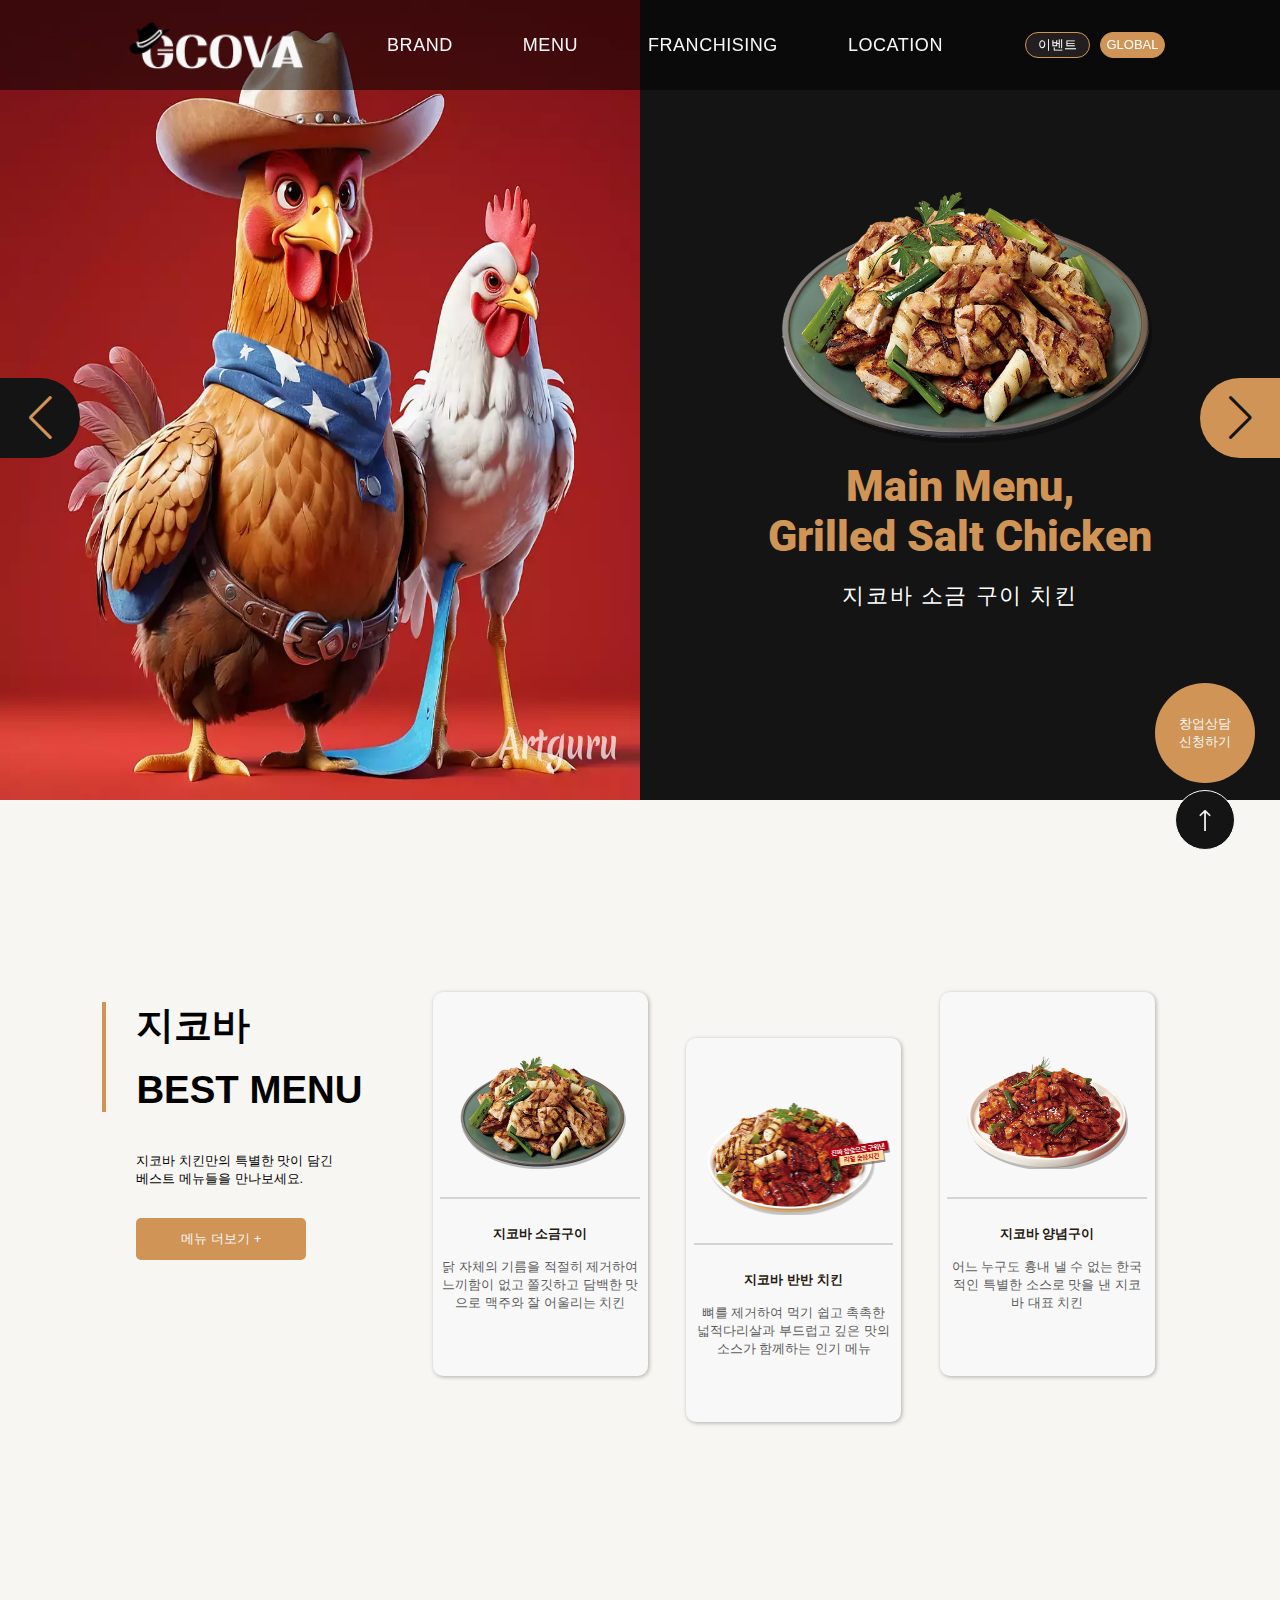
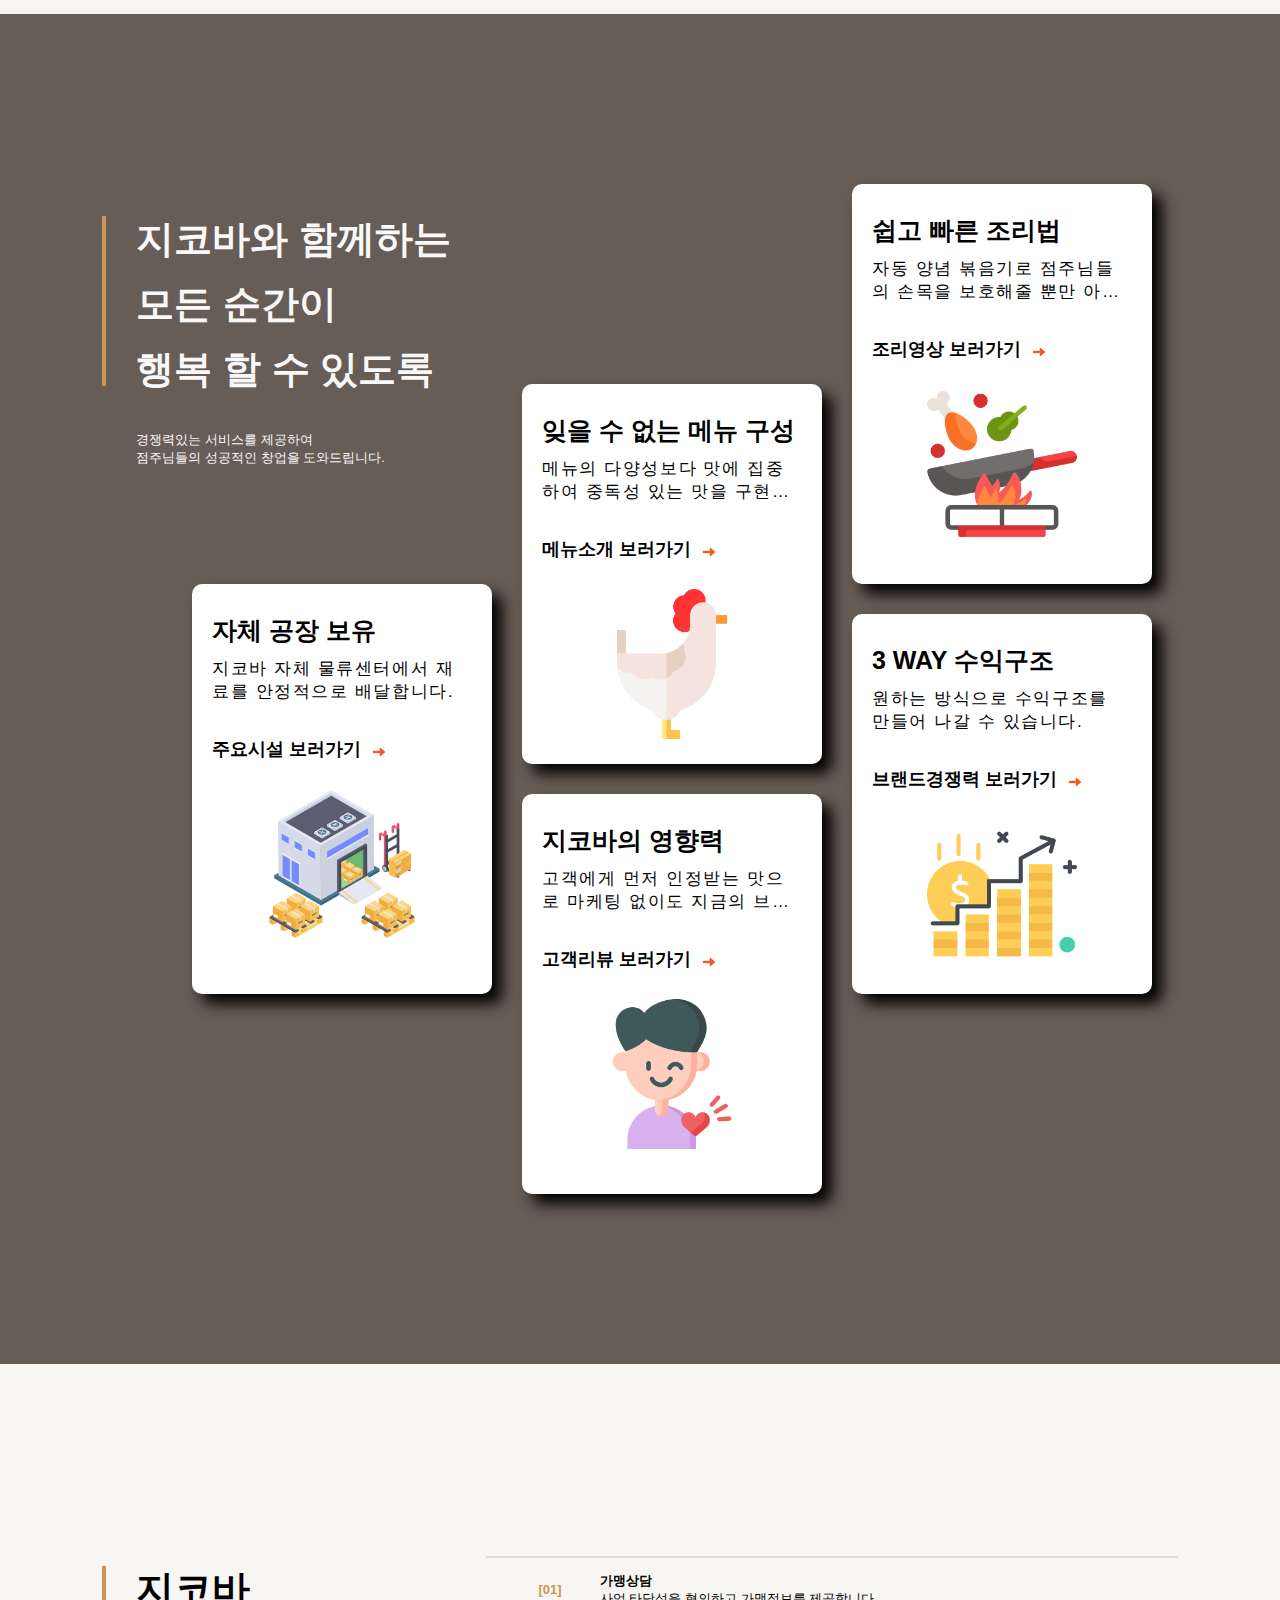
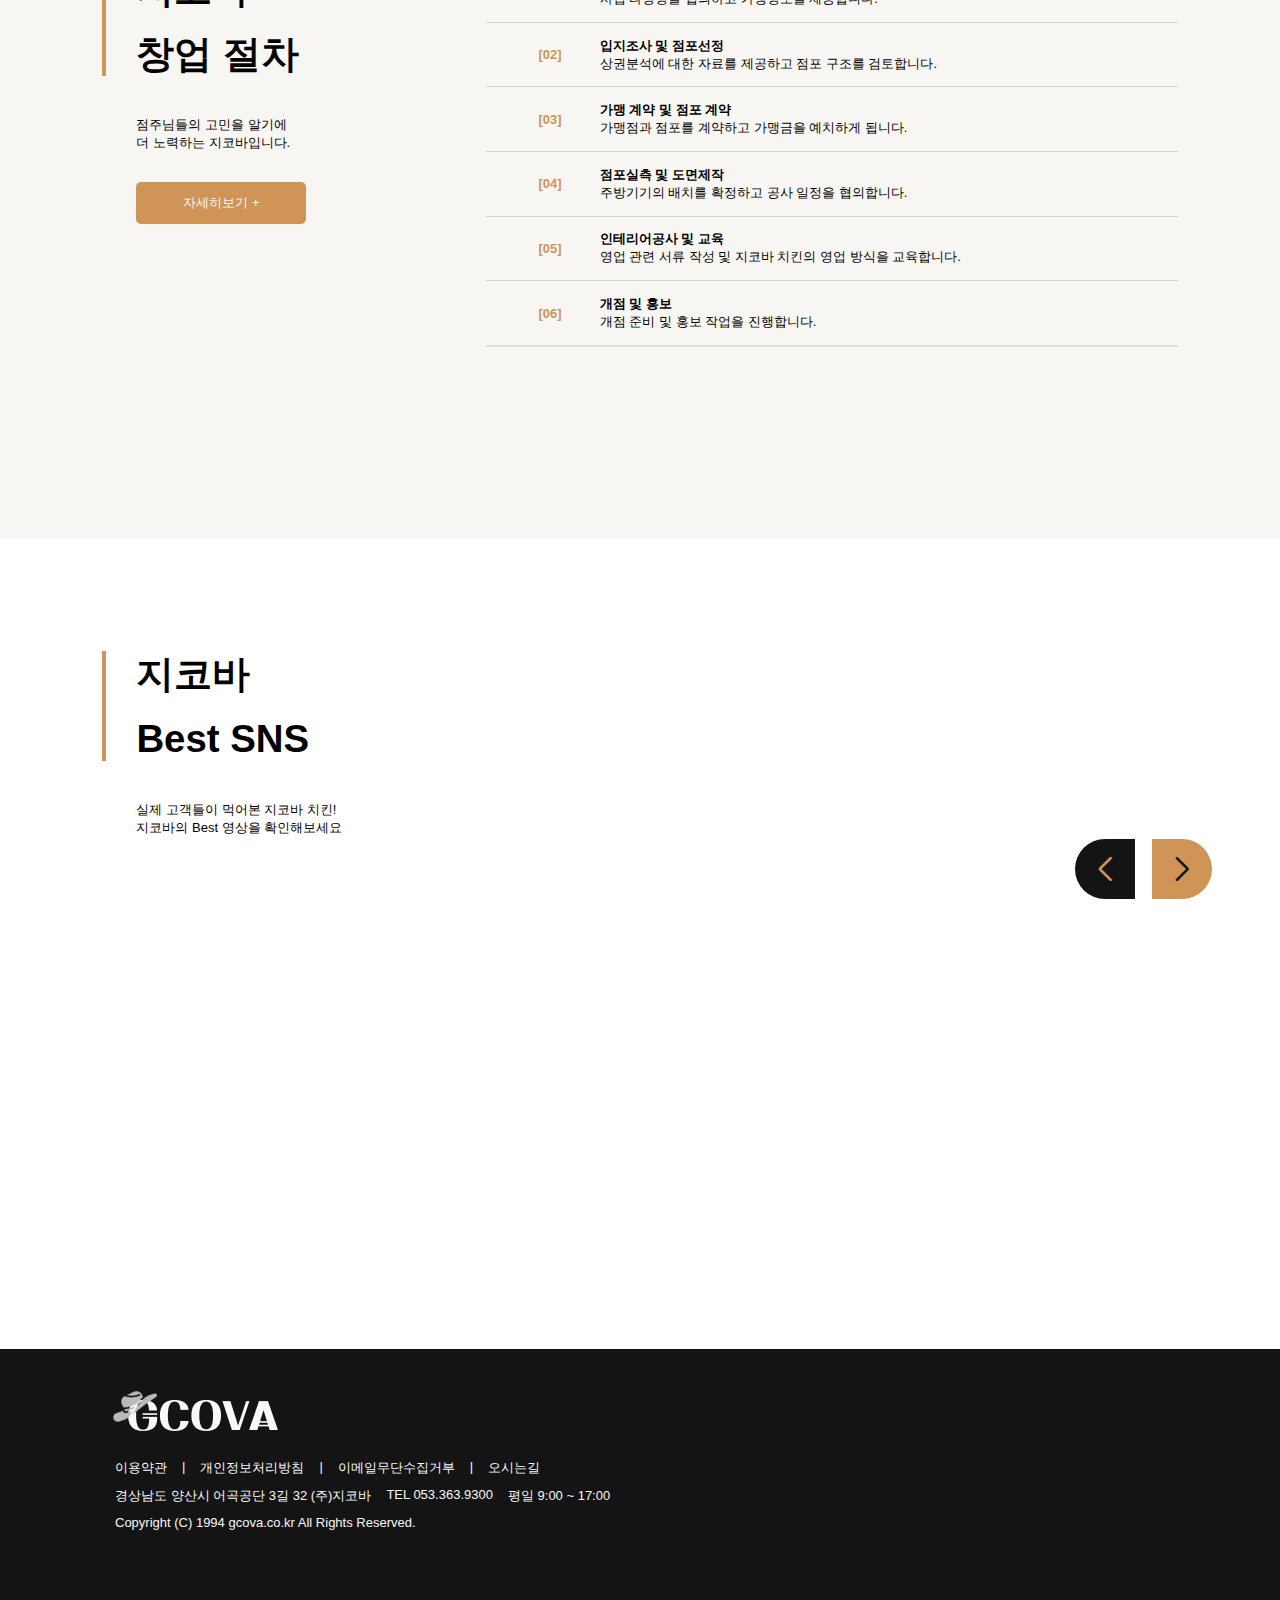
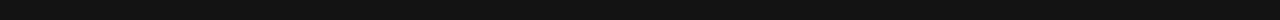
<file: index.html>
<!DOCTYPE html>
<html lang="en">
<head>
    <meta charset="UTF-8">
    <meta name="viewport" content="width=device-width, initial-scale=1.0">
    <title>Gcova</title>
    <link rel="stylesheet" href="css/common.css">
    <link rel="stylesheet" href="css/layout.css">
    <link rel="stylesheet" href="css/style.css">
    <script src="js/script.js" defer></script>
    <!-- swiper -->
    <link rel="stylesheet" href="https://cdn.jsdelivr.net/npm/swiper@11/swiper-bundle.min.css" />
    <script src="https://cdn.jsdelivr.net/npm/swiper@11/swiper-bundle.min.js"></script>
</head>
<body>
    <!-- ---------------------header--------------------- -->
    <header>
        <div class="header">
            <h1 class="logo"><a href="#"><img src="img/logo.png" alt="로고"></a></h1>
            <nav>
                <ul class="gnb">
                    <li>
                        <a href="#">BRAND</a>
                        <ul class="gnb_sub">
                            <li><a href="./page//index2.html">지코바 소개</a></li>
                            <li><a href="#">지코바 컨셉</a></li>
                            <li><a href="#">지코바 BI</a></li>
                        </ul>
                    </li>
                    <li>
                        <a href="#">MENU</a>
                        <ul class="gnb_sub">
                            <li><a href="#">전체 메뉴</a></li>
                            <li><a href="#">치킨 메뉴</a></li>
                            <li><a href="#">사이드 메뉴</a></li>
                            <li><a href="#">메뉴별 정보</a></li>
                        </ul>
                    </li>
                    <li>
                        <a href="#">FRANCHISING</a>
                        <ul class="gnb_sub">
                            <li><a href="#">왜 지코바인가</a></li>
                            <li><a href="#">창업절차</a></li>
                            <li><a href="#">비용안내</a></li>
                            <li><a href="#">창업문의</a></li>
                        </ul>
                    </li>
                    <li>
                        <a href="#">LOCATION</a>
                    </li>
                </ul>
            </nav>
            <div class="header_right">
                <a href="#;">이벤트</a>
                <a href="#;" class="point">GLOBAL</a>
            </div>
        </div>
    </header>

   <!-- --------------------- main --------------------- -->
   <main>
        <!-- section1 -->
        <section class="sec1">
            <div class="swiper mySwiper">
                <div class="swiper-wrapper">
                    <div class="swiper-slide">
                        <div class="slide_left"><img src="./img/chicken.png" alt="chicken"></div>
                        <div class="slide_right">
                            <div class="slide_menu"><img src="img/img1-1.png" alt="salty grilled chicken"></div>
                            <div class="slide_txt">
                                <h3>
                                    Main Menu, <br>
                                    Grilled Salt Chicken
                                </h3>
                                <span>지코바 소금 구이 치킨</span>
                            </div>
                        </div>
                    </div>
                    <div class="swiper-slide">
                        <div class="slide_left"><img src="./img/fire.png" alt="chicken"></div>
                        <div class="slide_right">
                            <div class="slide_menu"><img src="img/img2-1.png" alt="spicy chicken"></div>
                            <div class="slide_txt">
                                <h3>
                                    Seasoned Fried Chicken
                                </h3>
                                <span>지코바 양념 구이 치킨</span>
                            </div>
                        </div>
                    </div>
                    <div class="swiper-slide">
                        <div class="slide_left"><img src="./img/chickenrice.jpg" alt="chicken"></div>
                        <div class="slide_right">
                            <div class="slide_menu"><img src="img/img3-1.png" alt="half chicken"></div>
                            <div class="slide_txt">
                                <h3>
                                    Half and half <br/>Boneless Chicken
                                </h3>
                                <span>지코바 반반 순살 치킨</span>
                            </div>
                        </div>
                    </div>
                </div>
                <div class="swiper-button-next"></div>
                <div class="swiper-button-prev"></div>
                <div class="swiper-pagination"></div>
            </div>
        </section>
        <!-- section2 -->
        <section class="mainSec sec2">
            <div class="mainTxtWrap">
                <div class="mainTxt_top"></div>
                <ul class="mainTxt_bottom">
                    <li>지코바<br/>BEST MENU</li>
                    <li>지코바 치킨만의 특별한 맛이 담긴 <br/> 베스트 메뉴들을 만나보세요.</li>
                    <li class="btnStyle">
                        메뉴 더보기 +
                    </li>
                </ul>
            </div>
            <div class="menu_wrap">
                <div class="men">
                    <div>
                        <div class="menu col1"><img src="img/img1-1.png" alt="salt chicken"></div>
                        <span></span>
                        <ul>
                            <li class="mentit">지코바 소금구이</li>
                            <li class="mentxt">
                                닭 자체의 기름을 적절히 제거하여 느끼함이 없고 쫄깃하고 담백한 맛으로 맥주와 잘 어울리는 치킨
                            </li>
                        </ul>
                    </div>
                </div>
                <div  class="men">
                    <div>
                        <div class="menu col2"><img src="img/img3-1.png" alt="spicy chicken"></div>
                        <span></span>
                        <ul>
                            <li class="mentit">지코바 반반 치킨</li>
                            <li class="mentxt">
                                뼈를 제거하여 먹기 쉽고 촉촉한 넓적다리살과
                                부드럽고 깊은 맛의 소스가 함께하는 인기 메뉴
                            </li>
                        </ul>
                    </div>
                </div>
                <div  class="men">
                    <div>
                        <div class="menu col3"><img src="img/img2-1.png" alt=""></div>
                        <span></span>
                        <ul>
                            <li class="mentit">지코바 양념구이</li>
                            <li class="mentxt">
                                어느 누구도 흉내 낼 수 없는 한국적인
                                특별한 소스로 맛을 낸 지코바 대표 치킨
                            </li>
                        </ul>
                    </div>
                </div>
            </div>
        </section>

        <!-- section3 -->
        <section class="mainSec sec3 w100">
            <div class="mainTxtWrap">
                <div class="mainTxt_top"></div>
                <ul class="mainTxt_bottom">
                    <li>
                        지코바와 함께하는 <br>
                        모든 순간이 <br>
                        행복 할 수 있도록
                    </li>
                    <li>
                        경쟁력있는 서비스를 제공하여 <br>
                        점주님들의 성공적인 창업을 도와드립니다.
                    </li>
                </ul>
            </div>
            <div class="info_boxs">
                <ul class="box1">
                    <li class="tx1">자체 공장 보유</li>
                    <li class="tx2">
                        지코바 자체 물류센터에서 재료를 안정적으로 배달합니다.
                    </li>
                    <li class="tx3"><a href="#">주요시설 보러가기 <span></span></a></li>
                    <li class="info_img"></li>
                </ul>
                <ul class="box2">
                    <li class="tx1">잊을 수 없는 메뉴 구성</li>
                    <li class="tx2">
                        메뉴의 다양성보다 맛에 집중하여 중독성 있는 맛을 구현했습니다.
                    </li>
                    <li class="tx3"><a href="#">메뉴소개 보러가기 <span></span></a></li>
                    <li class="info_img"></li>
                </ul>
                <ul class="box3">
                    <li class="tx1">지코바의 영향력</li>
                    <li class="tx2">
                        고객에게 먼저 인정받는 맛으로 마케팅 없이도 지금의 브랜드 네이밍을 만들어 냈습니다.
                    </li>
                    <li class="tx3"><a href="#">고객리뷰 보러가기 <span></span></a></li>
                    <li class="info_img"></li>
                </ul>
                <ul class="box4">
                    <li class="tx1">쉽고 빠른 조리법</li>
                    <li class="tx2">
                        자동 양념 볶음기로 점주님들의 손목을 보호해줄 뿐만 아니라 쉽고 빠른 조리가 가능합니다.
                    </li>
                    <li class="tx3"><a href="#">조리영상 보러가기 <span></span></a></li>
                    <li class="info_img"></li>
                </ul>
                <ul class="box5">
                    <li class="tx1">3 WAY 수익구조</li>
                    <li class="tx2">
                        원하는 방식으로 수익구조를 만들어 나갈 수 있습니다.
                    </li>
                    <li class="tx3"><a href="#">브랜드경쟁력 보러가기 <span></span></a></li>
                    <li class="info_img"></li>
                </ul>
            </div>
        </section>

        <!-- section 4 -->
        <section class="mainSec sec4 w100">
            <div class="mainTxtWrap">
                <div class="mainTxt_top"></div>
                <ul class="mainTxt_bottom">
                    <li>
                        지코바 <br>
                        창업 절차
                    </li>
                    <li>
                        점주님들의 고민을 알기에<br>
                        더 노력하는 지코바입니다.
                    </li>
                    <li class="btnStyle">
                        자세히보기 +
                    </li>
                </ul>
            </div>
            <div class="numbersWrap">
                <ul>
                    <li>
                        <p>[01]</p>
                        <div>
                            <p>가맹상담</p>
                            <span>사업 타당성을 협의하고 가맹정보를 제공합니다.</span>
                        </div>
                    </li>
                    <li>
                        <p>[02]</p>
                        <div>
                            <p>입지조사 및 점포선정</p>
                            <span>상권분석에 대한 자료를 제공하고 점포 구조를 검토합니다.</span>
                        </div>
                    </li>
                    <li>
                        <p>[03]</p>
                        <div>
                            <p>가맹 계약 및 점포 계약</p>
                            <span>가맹점과 점포를 계약하고 가맹금을 예치하게 됩니다.</span>
                        </div>
                    </li>
                    <li>
                        <p>[04]</p>
                        <div>
                            <p>점포실측 및 도면제작</p>
                            <span>주방기기의 배치를 확정하고 공사 일정을 협의합니다.</span>
                        </div>
                    </li>
                    <li>
                        <p>[05]</p>
                        <div>
                            <p>인테리어공사 및 교육</p>
                            <span>영업 관련 서류 작성 및 지코바 치킨의 영업 방식을 교육합니다.</span>
                        </div>
                    </li>
                    <li>
                        <p>[06]</p>
                        <div>
                            <p>개점 및 홍보</p>
                            <span>개점 준비 및 홍보 작업을 진행합니다.</span>
                        </div>
                    </li>
                </ul>
            </div>
        </section>

        <!-- section 5 -->
        <section class="sec5 w100">
            <div class="mainTxtWrap mainSec">
                <div class="mainTxt_top"></div>
                <ul class="mainTxt_bottom">
                    <li>
                        지코바 <br>
                        Best SNS
                    </li>
                    <li>
                        실제 고객들이 먹어본 지코바 치킨! <br/>
                        지코바의 Best 영상을 확인해보세요
                    </li>
                </ul>
            </div>
            <div class="youtubeWrap">
                <div class="swiper mySwiper">
                    <div class="swiper-wrapper">
                        <div class="swiper-slide">
                            <iframe width="700" height="350" src="https://www.youtube.com/embed/Q8V1Fvg-gbI?si=J3B4DW_EZ_Gke1X7" title="YouTube video player" frameborder="0" allow="accelerometer; autoplay; clipboard-write; encrypted-media; gyroscope; picture-in-picture; web-share" referrerpolicy="strict-origin-when-cross-origin" allowfullscreen></iframe>
                        </div>
                        <div class="swiper-slide">
                            <iframe width="700" height="350" src="https://www.youtube.com/embed/cNQz2MiU-L8?si=otr8m4gM_8ohGJR6" title="YouTube video player" frameborder="0" allow="accelerometer; autoplay; clipboard-write; encrypted-media; gyroscope; picture-in-picture; web-share" referrerpolicy="strict-origin-when-cross-origin" allowfullscreen></iframe>
                        </div>
                        <div class="swiper-slide">
                            <iframe width="700" height="350" src="https://www.youtube.com/embed/11tItASuyd8?si=oWOQo1JXoHvXMtDK" title="YouTube video player" frameborder="0" allow="accelerometer; autoplay; clipboard-write; encrypted-media; gyroscope; picture-in-picture; web-share" referrerpolicy="strict-origin-when-cross-origin" allowfullscreen></iframe>
                        </div>
                        <div class="swiper-slide">
                            <iframe width="700" height="350" src="https://www.youtube.com/embed/zmFtR6u3GSA?si=Pwq-PEyZwo8xVh0T" title="YouTube video player" frameborder="0" allow="accelerometer; autoplay; clipboard-write; encrypted-media; gyroscope; picture-in-picture; web-share" referrerpolicy="strict-origin-when-cross-origin" allowfullscreen></iframe>
                        </div>
                    </div>
                    <div class="swiper-button-next"></div>
                    <div class="swiper-button-prev"></div>
                </div>
            </div>
        </section>

        <!-- section 6 -->
        <!-- <section id="sec6" class="sec6"> -->
            <!-- <span></span> -->
            <!-- <h2 class="ortit">
                성공적인 창업을 위한 첫걸음
            </h2>
            <div class="insertbox">
                <div class="leftform">
                    <form>
                        <p>이름</p>
                        <input type="text">
                    </form>
                    <form>
                        <p>연락처</p>
                        <input type="text">
                        <input type="text">
                        <input type="text">
                    </form>
                    <form>
                        <p>개설 희망 지역</p>
                        <input type="text">
                        <input type="text">
                    </form>
                </div>
                <div class="rightform">
                    <form>
                        <p>문의사항</p>
                        <input type="text">
                    </form>
                    <form>
                        <input type="radio">
                        <label>개인정보 수집 및 이용 동의</label>
                    </form>
                    <input type="submit" value="문의하기 →">
                </div>
            </div>
        </section> -->
    </main>

    <!-- footer -->
    <footer>
        <div class="fot_wrap">
            <h1><img src="img/logo_fot.png" alt="logo"></h1>
            <ul>
                <li><a href="#">이용약관</a></li>
                <li>|</li>
                <li><a href="#">개인정보처리방침</a></li>
                <li>|</li>
                <li><a href="#">이메일무단수집거부</a></li>
                <li>|</li>
                <li><a href="#">오시는길</a></li>
            </ul>
            <div>
                <p>경상남도 양산시 어곡공단 3길 32 (주)지코바</p>
                <p>TEL 053.363.9300</p>
                <p>평일 9:00 ~ 17:00</p>
            </div>
            <p>Copyright (C) 1994 gcova.co.kr All Rights Reserved.</p>
        </div>
    </footer>

    <div class="fix_btn_box">
        <div class="apply_btn">
            <a href="#;">
                <p>창업상담<br/>신청하기</p>
            </a>
        </div>
        <div class="top_btn">
            <img src="img/topArrow.png" alt="top button">
        </div>
    </div>
</body>
</html>
</file>
<file: css/common.css>
@import url('https://fonts.googleapis.com/css2?family=Noto+Sans+KR:wght@100..900&display=swap');
@import url('https://fonts.googleapis.com/css2?family=Roboto:ital,wght@0,100;0,300;0,400;0,500;0,700;0,900;1,100;1,300;1,400;1,500;1,700;1,900&display=swap');

/* reset */
*{margin:0;padding:0;box-sizing:border-box;}
dl, ul, ol, menu, li{list-style:none;}
input, select, textarea, button{vertical-align:middle;}
input:focus, button:focus, textarea:focus{outline:none;}
button {
  border: none;
  background-color: transparent;
  cursor: pointer;
}
body{
  font-size: 13px;
  font-family: 'noto', sans-serif;
  font-weight: 400;
  color: #010101;
}
a{color:#010101;text-decoration:none;}

:root{
    --point-color : #cf9456;
    --black-color : #151414;
    --white-color : #F8F8F8;
    --bg-color : #F7F6F2;
    --border-color : #D4D4D4;
}
</file>
<file: css/layout.css>
/* ---------- header ---------- */
header{position:fixed;width:100%;z-index:20;background-color:rgba(0,0,0,0.5);}
header > div{max-width:1050px;height:90px;margin:0 auto;display:flex;justify-content:space-between;align-items:center;}
/* header_logo */
.header .logo{width:190px;}
.header .logo img{width:100%;}
/* header_gnb */
.header .gnb{display:flex;height:100%;}
.header .gnb > li{display:inline-block;height:90px;line-height:90px;}
.header .gnb > li > a{display:block;width:fit-content;height:100%;padding:0 35px;font-size:18px;color:var(--white-color);position:relative;font-weight:500;letter-spacing:0.03em;}
.header .gnb > li.active > a{transition:0.3s;border-bottom:1px solid var(--point-color);}
.header .gnb > li.active > a::after{content:'';display:block;position:absolute;left:50%;transform:translateX(-50%);bottom:-8px;width:14px;height:14px;border-radius:50%;border:1px solid var(--point-color);background-color:var(--white-color);opacity:0;animation:circle 0.3s ease-in-out forwards;}
@keyframes circle{
    0%{opacity:0;bottom:2px;}
    100%{opacity:1;bottom:-8px;}
}
/* header_gnb_sub */
.header .gnb_sub{display:none;width:100%;padding:0 15px;transition:all 0.3s ease-in-out;background-color: rgba(0,0,0,0.5);}
.header .gnb_sub li:not(:first-child){border-top:1px solid var(--black-color);}
.header .gnb_sub a{display:block;line-height:41px;font-size:14px;color:var(--white-color);text-align:center;}
.header .gnb_sub a:hover{transition:0.5s;color:var(--point-color);}
/* header_right */
.header .header_right{display:flex;align-items:center;gap:10px;}
.header .header_right a{width:65px;padding:0px 0px;background-color:#231f20;border:1px solid var(--point-color);font-weight:300;font-size:13px;line-height:24px;color:#fff;text-align:center;border-radius:50px;}
.header .header_right a.point{background-color:var(--point-color);}

/* footer */
footer{width:100%;background-color:var(--black-color);}
.fot_wrap{max-width:1050px;margin:0 auto;display:flex;flex-direction:column;gap:10px;padding:30px 0 90px;}
.fot_wrap > h1{margin-left:-10px;}
.fot_wrap > ul{display:flex;gap:15px;}
.fot_wrap > ul > li{color:var(--white-color);font-size:13px;font-weight:400;}
.fot_wrap > ul a{color:var(--white-color);}
.fot_wrap > div{display:flex;gap:15px;}
.fot_wrap p{color:var(--white-color);font-size:13px;font-weight:400;}

/* fix_btn_box */
.fix_btn_box{position:fixed;right:25px;bottom:50px;display:flex;flex-direction:column;align-items:center;gap:7px;z-index:10;}
.fix_btn_box .apply_btn{width:100px;height:100px;border-radius:50%;display:flex;align-items:center;justify-content:center;background-color:var(--point-color);}
.fix_btn_box .apply_btn a{width:100%;height:100%;display:flex;align-items:center;justify-content:center;}
.fix_btn_box .apply_btn a p{color:var(--white-color);}
.fix_btn_box .top_btn{width:60px;height:60px;background-color:var(--black-color);border:1px solid var(--white-color);border-radius:50%;display:flex;align-items:center;justify-content:center;cursor:pointer;}
.fix_btn_box .top_btn > img{width:20%;}
</file>
<file: css/style.css>
/* ---------- main ---------- */
/* section_1 */
.sec1 .swiper-slide{
    display: flex;
    position: relative;
}
.slide_left{
    width: 50%; height: 900px;
}
.slide_left>img{
    width: 100%; height: 100%;
}
.slide_right{
    width: 50%; height: 900px;
    background-color: var(--black-color);
    display: flex;
    flex-direction: column;
    align-items: center;
    justify-content: center;
}
.slide_menu{
    width: 70%;
}
.slide_menu>img{
    width: 100%;
    animation: rot 3s ease infinite;
    animation-name: rot;
}
.slide_txt{
    text-align: center;
}
.slide_right h3{
    font-size: max(2rem, 3.35vw);
    font-weight: 900;
    color: var(--point-color);
    font-family: "Roboto", sans-serif;
    padding: 15px 0 20px;
}
.slide_right span{
    font-size: max(0.7rem, 1.7vw);
    color: #fff;
    letter-spacing: 0.1rem;
}
.sec1 .swiper-button-next{
    width: 80px; height: 80px;
    background-color: var(--point-color);
    right: 0;
    border-radius: 50% 0 0 50%;
}
.sec1 .swiper-button-next:after{
    color: var(--black-color);
}
.sec1 .swiper-button-prev{
    width: 80px; height: 80px;
    left: 0;
    border-radius: 0 50% 50% 0;
    background-color: var(--black-color);
}
.sec1 .swiper-button-prev:after{
    color: var(--point-color);
}
@keyframes rot{
    0%{
        transform: rotate(1deg);
    }
    50%{
        transform: rotate(-1deg);
    }
    100%{
        transform: rotate(1deg);
    }
}

/* section component */
.mainSec{
    width: 100%;
    /* height: 100vh; */
    padding: 15% 8% 15% 8%;
}
.mainTxtWrap{
    width: 40%;
    display: flex;
    gap: 30px;
}
.mainTxt_top{
    width: 4px; height: 110px;
    margin-top: 10px;
    background-color: var(--point-color);
}
.mainTxt_bottom{
    display: flex;
    flex-direction: column;
    gap: 30px;
}
.mainTxt_bottom>li:nth-child(1){
    font-size: max(2rem, 3vw);
    font-weight: 800;
    line-height: 65px;
}
.mainTxt_bottom>li:nth-child(2){
    font-size: var(--px16-font);
}
.btnStyle{
    cursor: pointer;
    width: 180px;
    padding: 12px 20px;
    border-radius: 5px;
    font-size: var(--px14-font);
    text-align: center;
    color: var(--white-color);
    background-color: var(--point-color);
}

/* section2 */
.sec2{
    background-color: var(--bg-color);
    display: flex;
}
.menu_wrap{
    width: 100%; height: 100%;
    display: flex;
    gap: 5%;
    justify-content: center;
}
.menu_wrap>div:nth-child(2){
    margin-top: 6%;
}
.men{
    width: 28%; height : 30vw;
    transition: 0.3s;
    background-color: var(--white-color);
    border-radius: 10px;
    box-shadow: 1px 1px 4px rgba(0,0,0,0.3);
    display: flex;
    align-items: center;
    justify-content: center;
    padding: 0 1%;
}
.men:hover{
    transform: translateY(-15px);
}
.men>div{
    text-align: center;
    display: flex;
    flex-direction: column;
    gap: 2vw;
}
.menu>img{
    width: 100%;
}
.men>div>span{
    display: block;
    width: 100%; height: 2px;
    background-color: var(--border-color);
}
.men>ul{
    text-align: center;
}
.mentit{
    font-size: var(--px20-font);
    font-weight: 600;
    padding-bottom: 15px;
    color: #261810;
}
.mentxt{
    color: #5d5d5d;
    font-size: var(--px16-font);
}

/* section_3 */
.sec3{
    height: 150vh;
    background-image: url(../img/sec2img.jpg);
    background-repeat: no-repeat;
    background-size: cover;
    background-position: left center;
    background-attachment: fixed;
    position: relative;
    display: flex;
    z-index: -1;
}
.sec3::after{
    content: '';
    display: block;
    position: absolute;
    left: 0; top: 0;
    width: 100%; height: 100%;
    background-color: rgba(38, 24, 16, 0.7);
    z-index: -1;
}
.sec3 .mainTxt_top{
    height: 170px;
}
.sec3 .mainTxt_bottom>li{
    color: var(--white-color);
}
.info_boxs{
    display: grid;
    grid-template-columns: 300px 30px 300px 30px 300px;
    grid-template-rows: 200px 200px 30px 150px 30px 200px 200px;
    grid-template-areas: 
    ". . . . box4"
    ". . box2 . box4"
    "box1 . box2 . ."
    "box1 . box2 . box5"
    "box1 . . . box5"
    "box1 . box3 . box5"
    ". . box3 . ."
    ;
    position: absolute;
    top: 50%; right: 10%;
    transform: translateY(-50%);
}
.info_boxs>ul{
    background-color: #fff;
    z-index: 1;
    padding: 30px 20px;
    box-shadow: 10px 10px 15px;
    border-radius: 10px;
}
.tx1{
    font-size: 25px;
    font-weight: 600;
    padding-bottom: 10px;
}
.tx2{
    height: 50px;
    font-size: 17px;
    color: var(--sub-lightgray);
    margin-bottom: 30px;
    letter-spacing: 0.1rem;
    display: -webkit-box;
    -webkit-line-clamp: 2;
    -webkit-box-orient: vertical;
    overflow: hidden;
}
.tx3>a{
    font-size: 18px;
    font-weight: 600;
    color: var(--main-point);
    display: flex;
}
.tx3>a>span{
    display: block;
    width: 25px; height: 25px;
    background-image: url(../img/right.png);
    background-repeat: no-repeat;
    background-position: center;
    margin-left: 5px;
    margin-top: 2px;
}
.info_img{
    margin-top: 25px;
    width: 100%; height: 150px;
    background-size: contain;
    background-repeat: no-repeat;
    background-position: center;
}
.box1{
    grid-area: box1;
}
.box1>.info_img{
    background-image: url(../img/free-icon-storage-stacks-2821858.png);
}
.box2{
    grid-area: box2;
}
.box2>.info_img{
    background-image: url(../img/free-icon-chicken-5698628.png);
}
.box3{
    grid-area: box3;
}
.box3>.info_img{
    background-image: url(../img/free-icon-loved-4126386.png);
}
.box4{
    grid-area: box4;
}
.box4>.info_img{
    background-image: url(../img/free-icon-cooking-1027179.png);
}
.box5{
    grid-area: box5;
}
.box5>.info_img{
    background-image: url(../img/free-icon-revenue-2175569.png);
}

/* section 4 */
.sec4{
    background-color: var(--bg-color);
    display: flex;
}
.numbersWrap{
    width: 100%;
    display: flex;
    justify-content: end;
}
.numbersWrap>ul{
    width: 90%; height: 100%;
    border-top: 2px solid #ddd;
    border-bottom: 2px solid #ddd;
    display: flex;
    flex-direction: column;
}
.numbersWrap>ul>li{
    flex: 1;
    display: flex;
    border-bottom: 1px solid var(--border-color);
    padding: 2%;
}
.numbersWrap>ul>li:nth-child(6){
    border-bottom: none;
}
.numbersWrap>ul>li>p{
    width: 15%;
    display: flex;
    justify-content: center;
    align-items: center;
    font-size: var(--px20-font);
    font-weight: 800;
    color: var(--point-color);
}
.numbersWrap>ul>li>div{
    width: 85%;
    display: flex;
    flex-direction: column;
    justify-content: center;
}
.numbersWrap>ul>li>div>p{
    font-size: var(--px18-font);
    font-weight: bold;
}
.numbersWrap>ul>li>div>span{
    font-size: var(--px16-font);
}

/* section 5 */
.sec5{
    padding: 0 0 0 0;
    height: 90vh;
    padding-bottom: 5%;
}
.sec5 .mainSec{
    padding: 8% 8% 0 8%;
}
.youtubeWrap{
    width: 100%; height: 70%;
    display: flex;
}
.youtubeWrap .swiper{
    height: 90%;
}
.youtubeWrap .swiper-slide{
    display: flex;
    align-items: end;
    justify-content: center;
}
.youtubeWrap .swiper-slide>img{
    width: 100%;
}
.youtubeWrap .swiper-button-next{
    width: 60px; height: 60px;
    background-color: var(--point-color);
    left: 90vw; top: 6%;
    border-radius: 0 50% 50% 0;
}
.youtubeWrap .swiper-button-prev{
    width: 60px; height: 60px;
    border-radius: 50% 0 0 50%;
    left: 85vw; top: 6%;
    background-color: var(--black-color);
}
.youtubeWrap .swiper-button-next:after{
    color: var(--black-color);
    font-size: max(1rem, 1.9vw);
    font-weight: bold;
}
.youtubeWrap .swiper-button-prev:after{
    color: var(--point-color);
    font-size: max(1rem, 1.9vw);
    font-weight: bold;
}

/* main-sec7 */
.sec6{
    padding: 8% 8% 5% 8%;
    height: 80vh;
    background-color: var(--bg-color);
    display: flex;
    flex-direction: column;
    gap: 30px;
}
.sec6 .ortit{
    font-size: max(2rem, 3vw);
    font-weight: 800;
    text-align: center;
    padding-bottom: 30px;
    border-bottom: 1px solid var(--border-color);
}
.insertbox{
    width: 80%; height: 80%;
    display: flex;
    margin: 0 auto;
}
.insertbox>div>form{
    margin-bottom: 20px;
}
.insertbox>form>p{
    margin-bottom: 5px;
    font-size: var(--px16-font);
    font-weight: 500;
}
.leftform{
    flex: 1;
    padding-left: 50px;
}
.leftform>form>input{
    width: 180px; height: 45px;
    border: 1px solid var(--border-color);
    padding: 5px 10px;
    outline: none;
    font-size: var(--px14-font);
}
.rightform>form:nth-child(1)>input{
    width: 400px; height: 150px;
    border: 1px solid var(--border-color);
    padding: 5px 10px;
    outline: none;
}
.rightform>form:nth-child(2)>input{
    width: 15px; height: 15px;
    border: 1px solid var(--border-color);
}
.rightform>input{
    float: right;
    border: none;
    cursor: pointer;
    width: 150px;
    padding: 12px 20px;
    border-radius: 5px;
    font-size: var(--px14-font);
    text-align: center;
    background-color: var(--white-color);
    border: 3px solid var(--border-color);
}
.rightform>input:hover{
    color: var(--white-color);
    border: 3px solid var(--white-color);
    background-color: var(--point-color);
    transition: all 0.3s ease-in-out;
}
.mainTxt_bottom>li:nth-child(2){
    font-size: var(--px16-font);
}
.btnStyle{
    cursor: pointer;
    width: 170px;
    padding: 12px 20px;
    border-radius: 5px;
    font-size: var(--px14-font);
    text-align: center;
    color: var(--white-color);
    background-color: var(--point-color);
}





@media screen and (max-width: 1454px) {
    .nav_on{
        flex-direction: column;
        padding: 2%;
    }
    .nav_on>h1{
        padding-top: 0;
        font-size: 100px;
        letter-spacing: 0;
        margin-bottom: 20px;
        height: auto;
    }
    .nav_on>ul{
        width: 100%;
        display: flex;
        flex-wrap: wrap;
        justify-content: start;
        gap: 10px;
    }
    .nav_on>ul>li{
        width: 300px;
        line-height: 60px;
    }
    .nav_on>ul>li>a{
        font-size: 30px;
    }
    .onsub{
        height: 130px;
    }
    .onsub a{
        font-size: 16px;
    }
    .onsub>li{
        line-height: 30px;
    }
}
@media screen and (max-width: 1326px) {
    .slide_left{
        width: 50%; height: 800px;
    }
    .slide_right{
        width: 50%; height: 800px;
    }
    .youtubeWrap .swiper-button-next{
        left: 90vw; top: 5%;
    }
    .youtubeWrap .swiper-button-prev{
        left: 84vw; top: 5%;
    }
}
@media screen and (max-width: 1118px) {
    .slide_left{
        width: 50%; height: 600px;
    }
    .slide_right{
        width: 50%; height: 600px;
    }
    .sec1 .swiper-button-next{
        width: 60px; height: 60px;
    }
    .sec1 .swiper-button-prev{
        width: 60px; height: 60px;
    }
    .menu_wrap{
        gap: 3%;
    }
    .mainTxtWrap{
        width: 50%;
        gap: 15px;
    }
    .mainTxt_top{
        width: 4px; height: 90px;
        margin-top: 10px;
    }
    .mainTxt_bottom{
        display: flex;
        flex-direction: column;
        gap: 30px;
    }
    .mainTxt_bottom>li:nth-child(1){
        line-height: 50px;
    }
    .mainTxt_bottom>li:nth-child(2){
        font-size: var(--px16-font);
    }
    .sec3{
        flex-direction: column;
        height: auto;
    }
    .info_boxs{
        grid-template-columns: 300px 30px 300px;
        grid-template-rows: 300px 30px 300px 30px 300px;
        grid-template-areas: 
        "box1 . box2"
        ". . ."
        "box3 . box4"
        ". . ."
        "box5 . ."
        ;
        position: inherit;
        top: auto; right: auto;
        transform: none;
    }
    .sec3 .mainTxt_top{
        height: 140px;
    }
    .mainTxtWrap{
        width: 100%;
    }
    .tx1{
        font-size: var(--px20-font);
        height: 40px;
    }
    .tx2{
        height: 40px;
        font-size: var(--px16-font);
    }
    .tx3{
        height: 40px;
        font-size: var(--px20-font);
    }
    .info_img{
        margin-top: 15px;
        width: 80%;
        height: 100px;
        margin: 0 auto;
    }
    .sec4{
        display: block;
    }
    .numbersWrap{
        justify-content: start;
    }
    .sec2{
        flex-direction: column;
    }
    .mainTxtWrap{
        margin-bottom: 50px;
    }
    .menu_wrap>div:nth-child(2){
        margin-top: 0;
    }
    .men{
        height: 40vw;
    }
}
@media screen and (max-width: 1000px) {
    .youtubeWrap .swiper-button-next{
        left: 90vw; top: 5%;
    }
    .youtubeWrap .swiper-button-prev{
        left: 83vw; top: 5%;
    }
}
@media screen and (max-width: 890px) {
    header{
        width: 100%; height: 70px;
        line-height: 70px;
    }
    .logo img{
        width: 150px;
    }
    nav{
        display: none;
    }
    .youtubeWrap .swiper-button-next{
        left: 88vw; top: 5%;
    }
    .youtubeWrap .swiper-button-prev{
        left: 80vw; top: 5%;
    }
    .sec5 .mainTxtWrap{
        margin-bottom: 0;
    }
}
@media screen and (max-width: 724px) {
    .slide_left{
        width: 50%; height: 450px;
    }
    .slide_right{
        width: 50%; height: 450px;
    }
    .sec1 .swiper-button-next{
        width: 40px; height: 40px;
    }
    .sec1 .swiper-button-prev{
        width: 40px; height: 40px;
    }
    .sec1 .swiper-button-next:after{
        font-size: 20px;
        font-weight: bold;
    }
    .sec1 .swiper-button-prev:after{
        font-size: 20px;
        font-weight: bold;
    }
    .slide_right h3{
        font-size: 25px;
        font-weight: 800;
        padding: 15px 0 15px;
    }
    .slide_right span{
        letter-spacing: 0;
    }
    .men{
        width: 30%;
        height: 50vw;
    }
    .info_boxs{
        display: flex;
        flex-direction: column;
        gap: 10px;
    }
    .tx2{
        height: 16px;
        -webkit-line-clamp: 1
    }
    .info_img{
        width: 100%;
        margin: 0;
        background-position: 100% 0;
    }
    .youtubeWrap .swiper-button-next{
        left: 85vw; top: 5%;
    }
    .youtubeWrap .swiper-button-prev{
        left: 75vw; top: 5%;
    }
}
@media screen and (max-width: 630px) {
    header{
        width: 100%; height: 50px;
        line-height: 50px;
    }
    .logo img{
        width: 90px;
    }
    .ham{
        width: 20px; height: 20px;
        cursor: pointer;
        z-index: 55;
    }
    .ham>span{
        width: 100%; height: 2px;
        margin-top: 5px;
    }
    .slide_left{
        width: 50%; height: 350px;
    }
    .slide_right{
        width: 50%; height: 350px;
    }
    .men{
        width: 40%;
        height: 50vw;
    }
    .numbersWrap>ul>li>p{
        width: 60px;
    }
    .fotWrap>ul>li{
        font-size: 10px;
    }
    .fotWrap p{
        font-size: 10px;
    }
}
@media screen and (max-width: 516px) {
    .slide_left{
        width: 50%; height: 300px;
    }
    .slide_right{
        width: 50%; height: 300px;
    }
    .slide_right h3{
        font-size: 18px;
        padding: 10px 0 5px;
    }
    .slide_right span{
        letter-spacing: 0;
    }
    .menu_wrap{
        flex-direction: column;
        gap: 20px;
    }
    .menu>img{
        width: 80%;
    }
    .men{
        width: 100%;
        height: 60vw;
    }
    .men>div>ul{
        width: 90%;
        margin: 0 auto;
    }
    .menu>img{
        width: 60%;
    }
    .youtubeWrap .swiper-button-next{
        left: 80vw; top: 5%;
    }
    .youtubeWrap .swiper-button-prev{
        left: 67vw; top: 5%;
    }
    .fotWrap>ul>li{
        font-size: 8px;
    }
    .fotWrap p{
        font-size: 8px;
    }
    .nav_on>h1{
        font-size: 50px;
        margin-bottom: 20px;
    }
    .nav_on>ul{
        padding-top: 0;
    }
    .nav_on>ul>li{
        width: calc(50% - 10px);
        line-height: 40px;
        padding: 10px 15px;
    }
    .nav_on>ul>li>a{
        font-size: 20px;
    }
    .onsub{
        height: 100px;
    }
    .onsub a{
        font-size: 12px;
    }
    .onsub>li{
        line-height: 20px;
    }
}
@media screen and (max-width: 423px) {
    .youtubeWrap .swiper-button-next{
        left: 78vw; top: 5%;
    }
    .youtubeWrap .swiper-button-prev{
        left: 63vw; top: 5%;
    }
}
</file>
